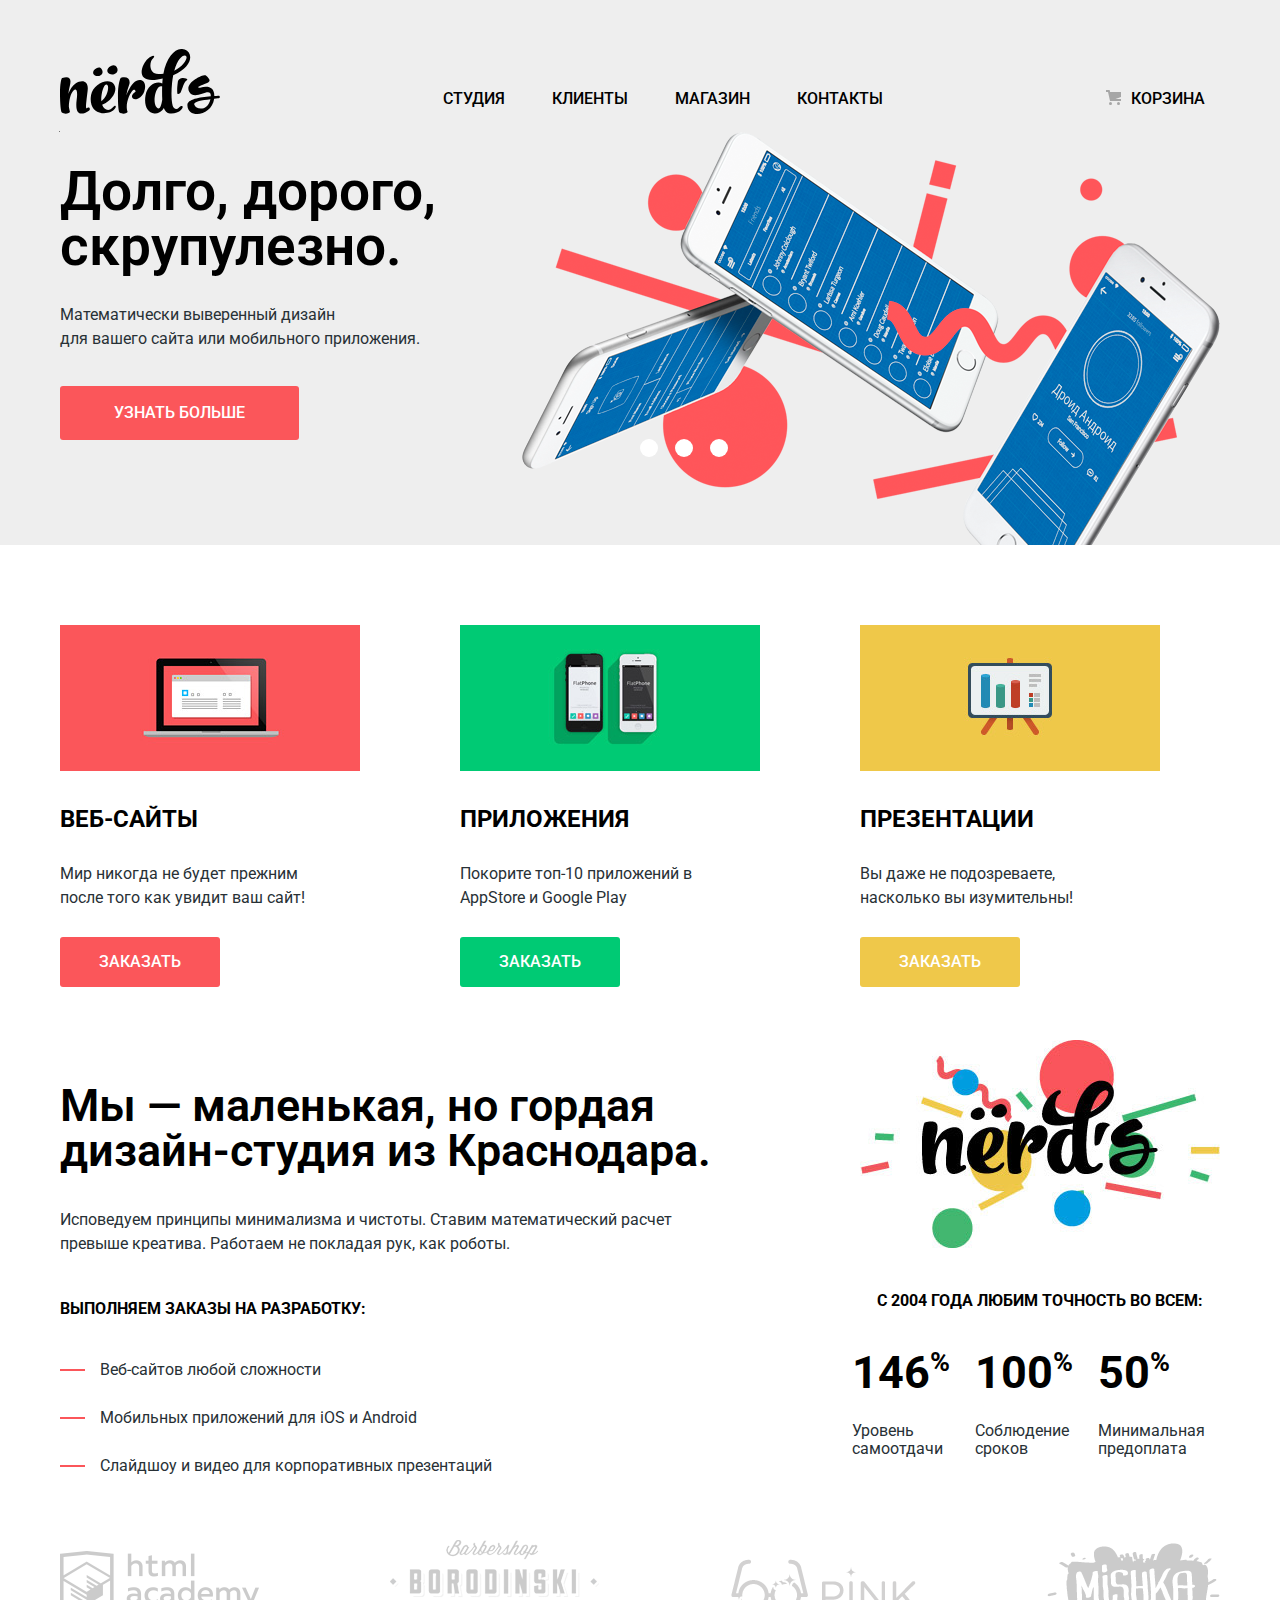
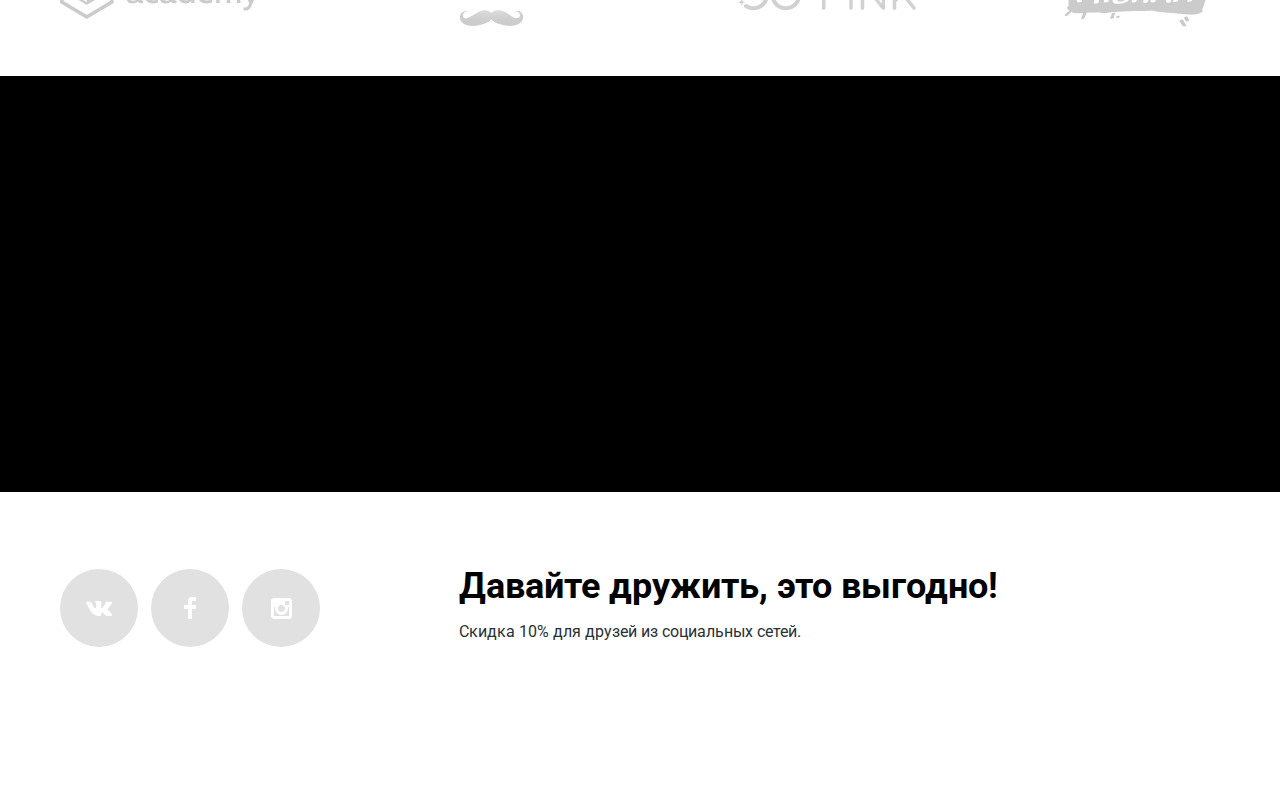
<file: index.html>
<!DOCTYPE html>
<html lang="ru">
  <head>
    <meta charset="utf-8">
    <title>HTML Academy: Нёрдс</title>
    <link href="css/normalize.css" rel="stylesheet">
    <link href="https://fonts.googleapis.com/css?family=Roboto:400,500,700&display=swap&subset=cyrillic" rel="stylesheet">
    <link href="css/style.css" rel="stylesheet">
  </head>

  <body>

    <header class="main-header">

      <nav class="main-navigation">
        <div class="container">

        <div class="logo">
         <img src="img/nerds-logo.svg" width="160" height="65" alt="Логотип дизайн-студии Нёрдс">
        </div>

        <ul class="site-navigation">
          <li><a href="#">Студия</a></li>
          <li><a href="#">Клиенты</a></li>
          <li><a href="catalog.html">Магазин</a></li>
          <li><a href="#">Контакты</a></li>
        </ul>

        <ul class="user-navigation">
          <li><a class="shopping-bag" href="#">Корзина</a></li>
        </ul>

      </div>
      </nav>

      <div class="container">
      <section class="slider">
        <input class="visually-hidden" type="radio" id="product-1" name="toggle" checked>
        <input class="visually-hidden" type="radio" id="product-2" name="toggle">
        <input class="visually-hidden" type="radio" id="product-3" name="toggle">

        <div class="slider-controls">
          <label for="product-1">Первый</label>
          <label for="product-2">Второй</label>
          <label for="product-3">Третий</label>
        </div>
        <ul class="slider-list">
          <li class="slider-item slide" id="slide1">
            <div class="slide-wrapper">
            <div class="slide-info">
            <h3 class="slide-title">Долго, дорого,<br> скрупулезно.</h3>
            <p class="slide-text">Математически выверенный дизайн<br> для вашего сайта или мобильного приложения.</p>
            <a class="button slide-button" href="#">Узнать больше</a>
            </div>

            <div class="slide-img">
             <img src="img/slide1.png" width="698px" height="413px" alt="Примеры дизайна мобильных приложений от Нёрдс">
            </div>
            </div>
          </li>

          <!--
          <li class="slider-item slide" id="slide2">
            <div class="slide-wrapper">
            <div class="slide-info">
            <h3 class="slide-title">Любим математику<br> как никто другой</h3>
            <p class="slide-text">Никакого креатива, только математические формулы<br> для расчета идеальных пропорций.</p>
            <a class="button slide-button" href="#">Узнать больше</a>
            </div>

            <div class="slide-img">
             <img src="img/slide2.png" width="663px" height="430px" alt="Примеры дизайна сайтов от Нёрдс">
            </div>
            </div>
          </li>
          -->

          <!--
          <li class="slider-item slide" id="slide3">
            <div class="slide-wrapper">
            <div class="slide-info">
            <h3 class="slide-title">Только ночь,<br> только хардкор</h3>
            <p class="slide-text">Работать днем, как все? Мы против этого.<br> Ближе к полуночи работа только начинается.</p>
            <a class="button slide-button" href="#">Узнать больше</a>
            </div>

            <div class="slide-img">
             <img src="img/slide3.png" width="663px" height="430px" alt="Примеры дизайна сайтов от Нёрдс">
            </div>
            </div>
          </li>
          -->
        </ul>
      </section>
    </div>

    </header>

    <main>

      <h1 class="visually-hidden">Дизайн-студия Нёрдс</h1>

      <section class="container">
        <h2 class="visually-hidden">Услуги</h2>

        <ul class="services-list">
          <li class="services-item">
            <img src="img/illustration-1.jpg" width="300" height="146" alt="Иллюстрация услуги Веб-сайты">
            <h3>Веб-сайты</h3>
            <p>Мир никогда не будет прежним<br> после того как увидит ваш сайт!</p>
            <button type="button">Заказать</button>
          </li>

          <li class="services-item">
            <img src="img/illustration-2.jpg" width="300" height="146" alt="Иллюстрация услуги Приложения">
            <h3>Приложения</h3>
            <p>Покорите топ-10 приложений в AppStore и Google Play</p>
            <button type="button" class="services-button-2">Заказать</button>
          </li>

          <li class="services-item">
            <img src="img/illustration-3.jpg" width="300" height="146" alt="Иллюстрация услуги Презентации">
            <h3>Презентации</h3>
            <p>Вы даже не подозреваете,<br> насколько вы изумительны!</p>
            <button type="button" class="services-button-3">Заказать</button>
          </li>
        </ul>
      </section>

      <section class="container">
        <div class="about-studio">
         <div class="about-studio-1st-column">
         <h2>Мы — маленькая, но гордая<br> дизайн-студия из Краснодара.</h2>
         <p>Исповедуем принципы минимализма и чистоты. Ставим математический расчет превыше креатива. Работаем не покладая рук, как роботы.</p>
         <h4>Выполняем заказы на разработку:</h4>
         <ul>
           <li>Веб-сайтов любой сложности</li>
           <br>
           <li>Мобильных приложений для iOS и Android</li>
           <br>
           <li>Слайдшоу и видео для корпоративных презентаций</li>
         </ul>
         </div>

         <div class="about-studio-2nd-column">
           <img src="img/nerds-illustration.jpg" width="360px" height="208px" alt="Логотип студии Нёрдс">
           <h4>с 2004 года Любим точность во всем:</h4>
           <div class="list-of-benefits">

             <div class="list-of-benefits-item">
             <span class="percent">146<sup><small>%</small></sup></span>
             <span class="percent-description">Уровень самоотдачи</span>
             </div>

             <div class="list-of-benefits-item">
             <span class="percent">100<sup><small>%</small></sup></span>
             <span class="percent-description">Соблюдение сроков</span>
             </div>

             <div class="list-of-benefits-item">
             <span class="percent">50<sup><small>%</small></sup></span>
             <span class="percent-description">Минимальная предоплата</span>
             </div>

           </div>
         </div>
         </div>

         <div class="clients">
           <img src="img/logo-1.png" width="199px" height="68px" alt="">
           <img src="img/logo-2.png" width="209px" height="90px" alt="">
           <img src="img/logo-3.png" width="185px" height="52px" alt="">
           <img src="img/logo-4.png" width="173px" height="84px" alt="">
         </div>
      </section>

      <section>
        <div class="map">
        </div>
      </section>

      <!--
      <section>
      <div class="container">
        <div class="popup">
        <div class="form-wrapper">
          <div class="wrapper-h2-and-close">
            <h2>Напишите нам</h2>
            <div>
              <a class="close-popup" href="#"><span class="visually-hidden">Закрыть</span>
                <svg xmlns="http://www.w3.org/2000/svg" width="21" height="21" viewBox="0 0 21 21">
                  <path fill="#FB565A" d="M13.328 10.5l7.371-7.371a1.003 1.003 0 0 0 0-1.414L19.285.3a1.003 1.003 0 0 0-1.414 0L10.5 7.672 3.129.301a1.003 1.003 0 0 0-1.414 0L.301 1.715a1.003 1.003 0 0 0 0 1.414L7.672 10.5.301 17.871a1.003 1.003 0 0 0 0 1.414l1.415 1.414a1.003 1.003 0 0 0 1.414 0l7.371-7.371 7.371 7.371a1.003 1.003 0 0 0 1.414 0l1.414-1.414a1.003 1.003 0 0 0 0-1.414L13.328 10.5z"/>
                  </path>
                </svg>
             </a>
           </div>
       </div>

        <form class="form-write-us" action="" method="post">
          <div class="form-item">
            <label for="message-name">Ваше имя:</label>
            <input id="message-name" type="text" name="name" placeholder="Имя Фамилия" value="">
          </div>

          <div class="form-item">
            <label for="message-email">Ваш e-mail:</label>
            <input id="message-email" type="text" name="email" placeholder="email@explane.com" value="">
          </div>

          <div class="form-item-3">
            <label for="message-text">Текст письма:</label>
            <input id="message-text" type="text" name="comment" placeholder="В свободной форме" value="">
          </div>

          <button class="button" type="submit">Отправить</button>

         </form>
        </div>
        </div>
      </div>
      </section>
      -->
    </main>

    <footer class="main-footer">

      <div class="container">
      <ul class="socialmedia-list">
        <li>
          <a class="social-button" href="#"><span class="visually-hidden">Вконтакте</span>
            <svg xmlns="http://www.w3.org/2000/svg" width="26" height="15" viewBox="0 0 26 15">
              <path fill="#FFF" d="M16.138 11.51c.956-.309 2.18 2.04 3.483 2.939.978.681 1.727.534 1.727.534l3.473-.05s1.815-.112.957-1.554c-.071-.12-.503-1.069-2.585-3.022-2.177-2.043-1.882-1.712.739-5.244 1.597-2.153 2.236-3.468 2.036-4.028-.192-.539-1.365-.399-1.365-.399L20.69.713c-.381.001-.704.119-.851.515-.003.004-.621 1.666-1.445 3.079-1.741 2.989-2.436 3.148-2.724 2.961-.661-.433-.494-1.737-.494-2.664 0-2.897.432-4.105-.846-4.417-.427-.104-.739-.172-1.828-.182-1.392-.021-2.574 0-3.244.329-.445.223-.786.712-.579.74.26.035.843.16 1.155.586.401.552.389 1.789.389 1.789s.229 3.411-.54 3.834c-.528.29-1.25-.302-2.803-3.016-.793-1.388-1.392-2.922-1.392-2.922s-.116-.285-.326-.441c-.25-.185-.6-.244-.6-.244L.848.684S.29.7.085.946c-.182.218-.015.668-.015.668s2.909 6.881 6.203 10.347c3.02 3.182 6.452 2.971 6.452 2.971h1.555s.469-.054.709-.312c.224-.24.214-.691.214-.691s-.031-2.109.935-2.419z"/>
              <path>
            </svg>
          </a>
        </li>

        <li><a class="social-button" href="#"><span class="visually-hidden">Facebook</span>
          <svg xmlns="http://www.w3.org/2000/svg" width="12" height="22" viewBox="0 0 12 22">
            <path fill="#FFF" d="M12 4V0H8a4 4 0 0 0-4 4v4H0v4h4v10h4V12h4V8H8V4h4z"/>
          </path>
          </svg>
         </a>
        </li>

        <li><a class="social-button" href="#"><span class="visually-hidden">Instagram</span>
          <svg xmlns="http://www.w3.org/2000/svg" width="21" height="21" viewBox="0 0 21 21">
            <path fill="#FFF" d="M18 0H3C1.35 0 0 1.35 0 3v15c0 1.65 1.35 3 3 3h15c1.65 0 3-1.35 3-3V3c0-1.65-1.35-3-3-3zm-7.5 7c1.93 0 3.5 1.57 3.5 3.5S12.43 14 10.5 14 7 12.43 7 10.5 8.57 7 10.5 7zM18 18H3V9h1.181A6.504 6.504 0 0 0 4 10.5a6.5 6.5 0 1 0 13 0 6.45 6.45 0 0 0-.181-1.5H18v9zm0-11h-4V3h4v4z"/>
            </path>
          </svg>
         </a>
       </li>
      </ul>

      <div class="footer-tagline">
        <p class="call-to-action">Давайте дружить, это выгодно!</p>
        <p class="text-sale">Скидка 10% для друзей из социальных сетей.</p>
      </div>
    </div>

    </footer>
  </body>
</html>
</file>
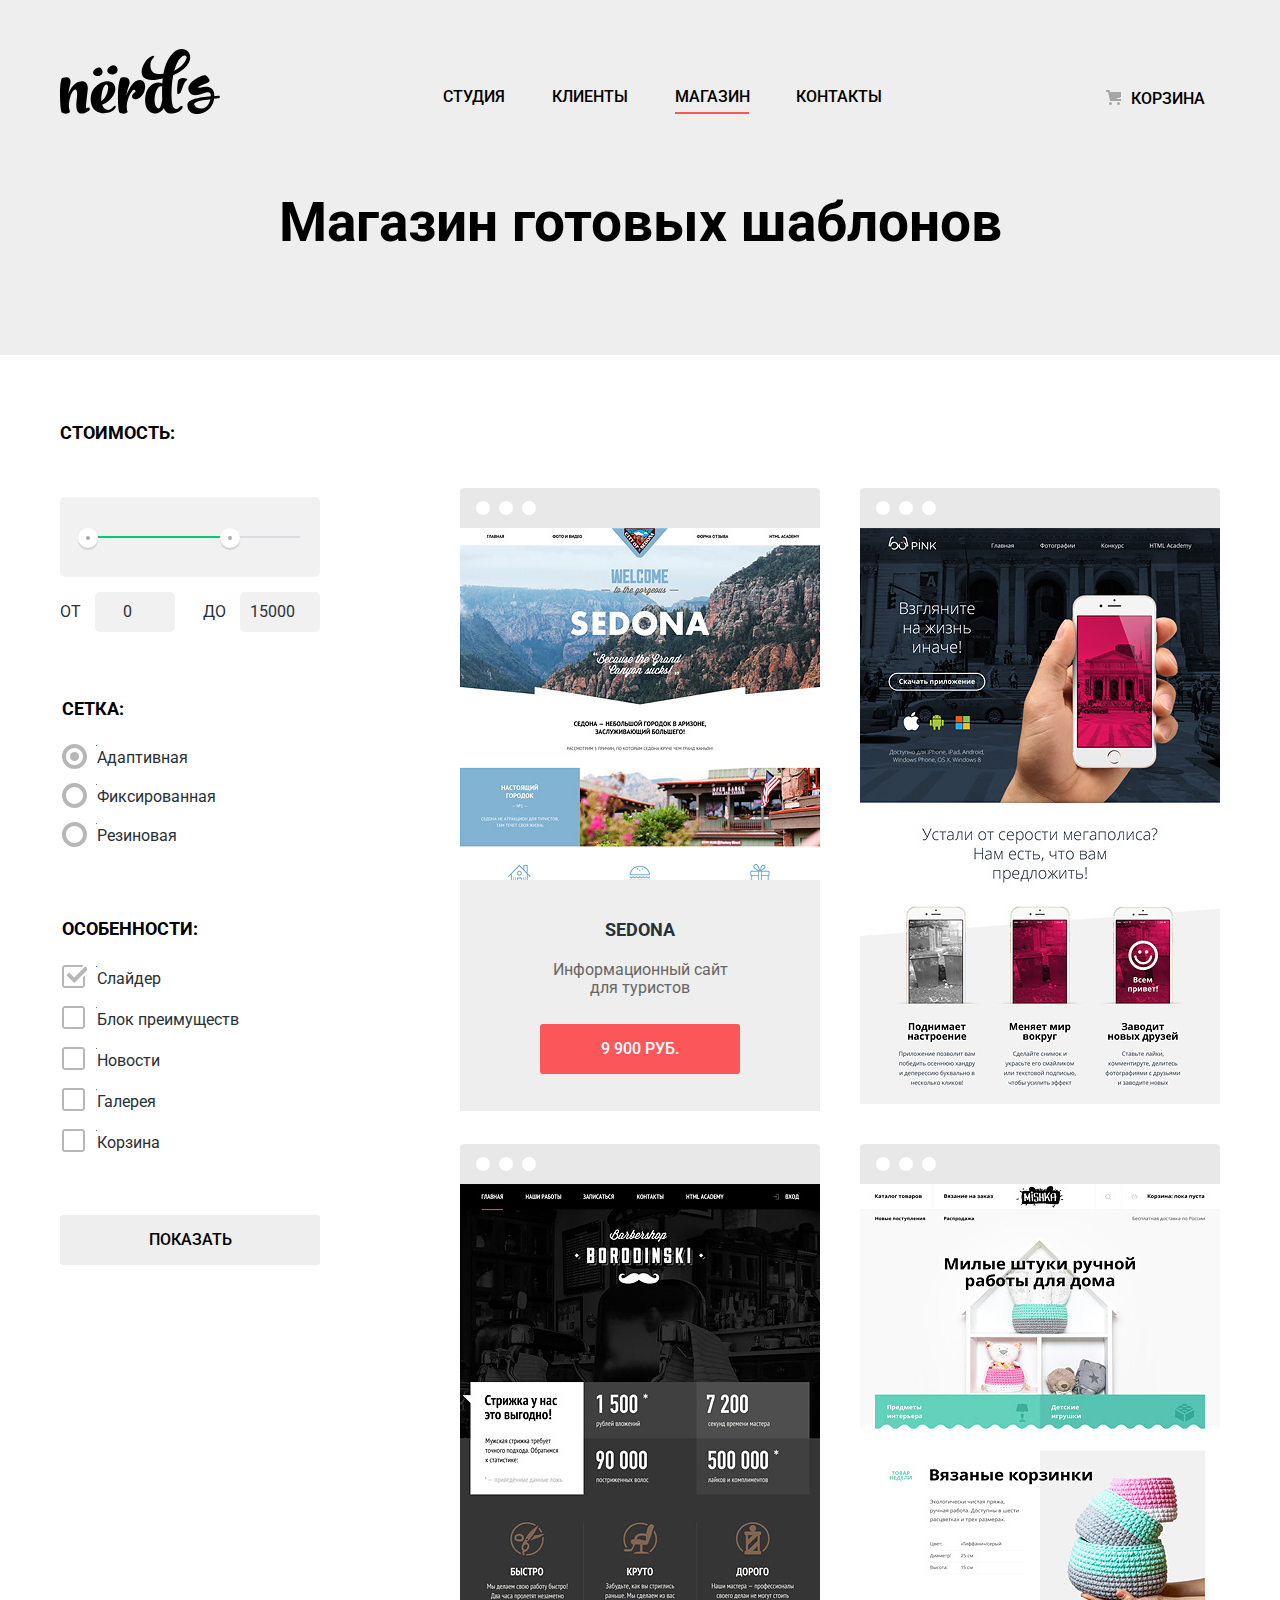
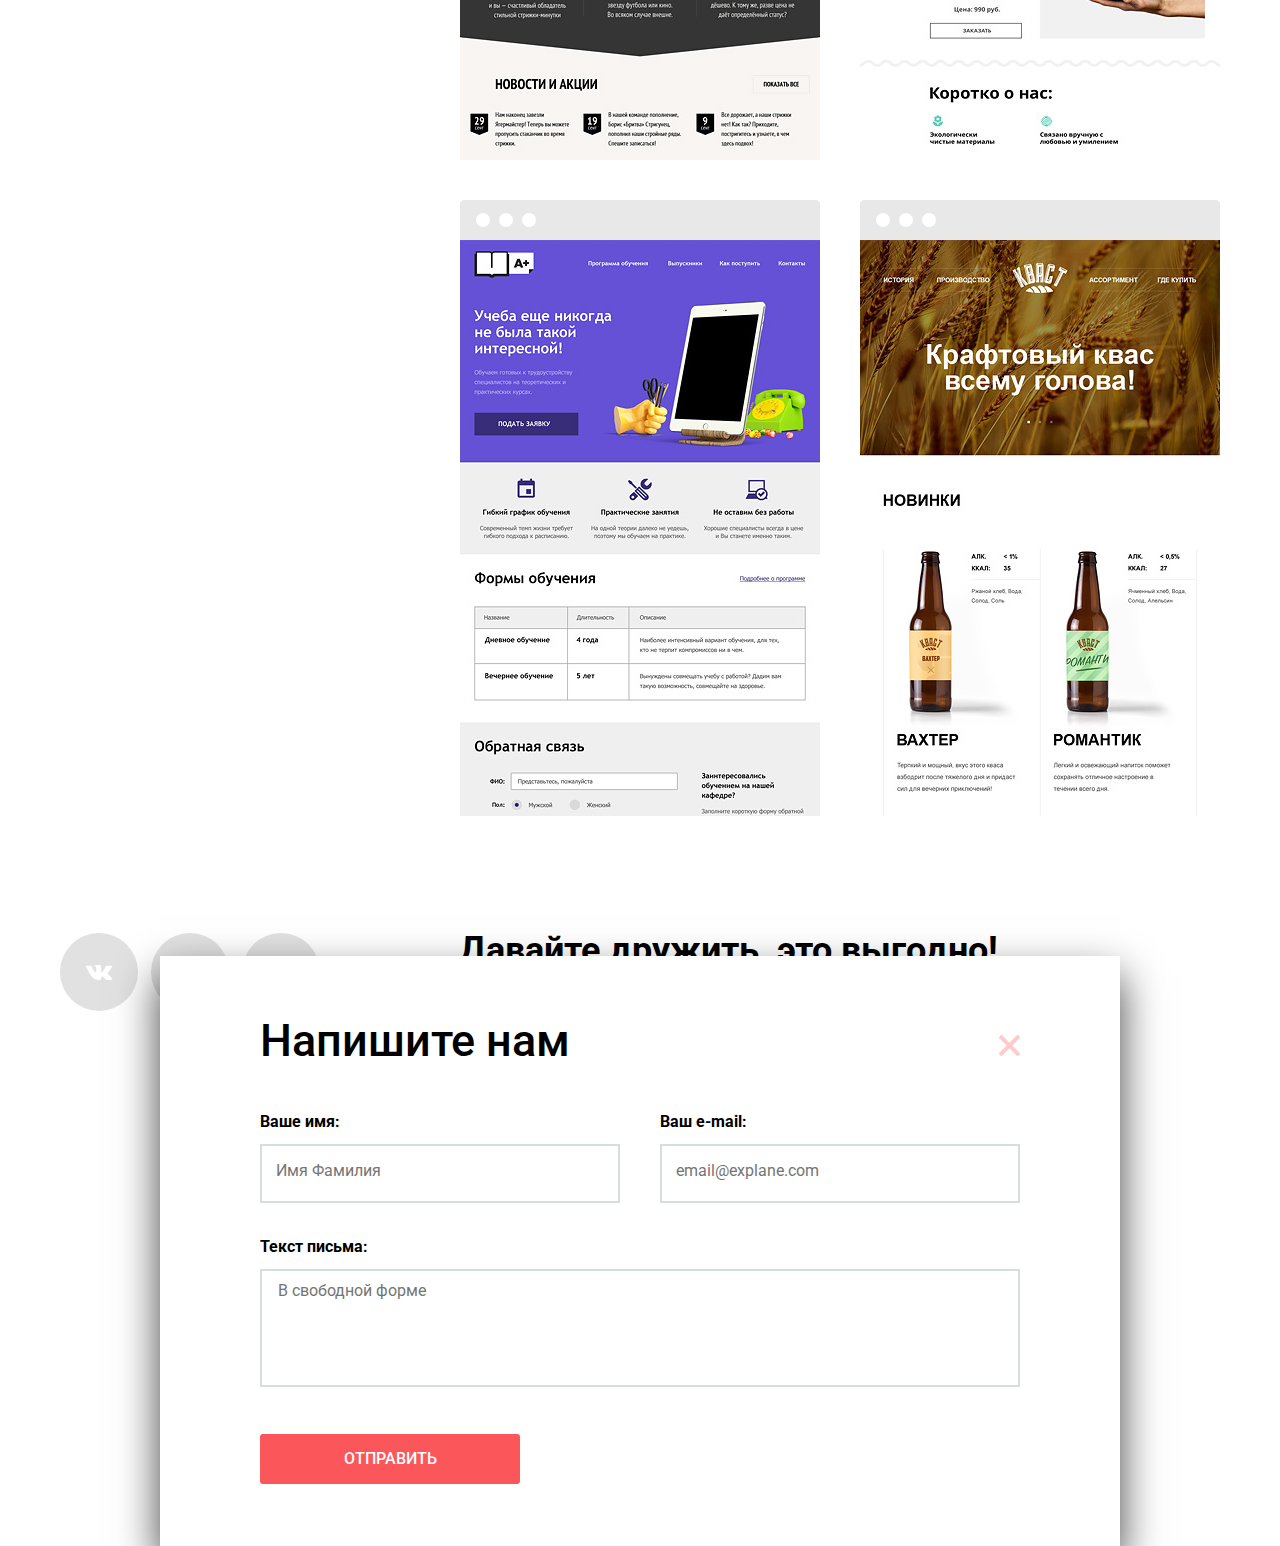
<file: catalog.html>
<!DOCTYPE html>
<html lang="ru">
  <head>
    <meta charset="utf-8">
    <title>HTML Academy: Нёрдс</title>
    <link href="css/normalize.css" rel="stylesheet">
    <link href="https://fonts.googleapis.com/css?family=Roboto:400,500,700&display=swap&subset=cyrillic" rel="stylesheet">
    <link href="css/style.css" rel="stylesheet">
  </head>

  <body>

    <header class="header-catalog">

      <nav class="main-navigation">
        <div class="container">

        <div class="logo">
         <a href="index.html"><img src="img/nerds-logo.svg" width="160" height="65" alt="Логотип дизайн-студии Нёрдс"></a>
        </div>

        <ul class="site-navigation">
          <li><a href="#">Студия</a></li>
          <li><a href="#">Клиенты</a></li>
          <li class="here-we-go"><a href="#">Магазин</a></li>
          <li><a href="#">Контакты</a></li>
        </ul>

        <ul class="user-navigation">
          <li><a class="shopping-bag" href="#">Корзина</a></li>
        </ul>

      </div>
      </nav>

      <div class="container">
        <h1 class="shop">Магазин готовых шаблонов</h1>
      </div>

    </header>

    <main class="container">
      <div class="catalog-wrapper">
      <section>
        <h2 class="visually-hidden">Фильтры товаров</h2>

        <!-- Здесь будет сортировка по цене -->

        <form class="filters" method="get" action="">

          <fieldset class="filter-price">
            <legend>Стоимость:</legend>
            <div class="range-filter">
              <div class="range-controls">
               <div class="scale">
                 <div class="bar"></div>
               </div>
               <div class="toggle toggle-min"></div>
               <div class="toggle toggle-max"></div>
              </div>
              <div class="price-controls">
                <label class="min-price">от <input name="min-price" type="number" value="0"></label>
                <label class="max-price">до <input name="max-price" type="number" value="15000"></label>
              </div>
            </div>
          </fieldset>

          <fieldset class="filter-type">
            <legend>Сетка:</legend>
            <ul class="filter-list">
             <li class="filter-item">
               <input class="visually-hidden filter-input-radio" type="radio" name="product-group" id="filter-adaptivnaya"checked>
               <label for="filter-adaptivnaya">Адаптивная</label>
             </li>

             <li class="filter-item">
               <input class="visually-hidden filter-input-radio" type="radio" name="product-group" id="filter-fixirovannaya">
               <label for="filter-fixirovannaya">Фиксированная</label>
             </li>

             <li class="filter-item">
               <input class="visually-hidden filter-input-radio" type="radio" name="product-group" id="filter-rezinovaya">
               <label for="filter-rezinovaya">Резиновая</label>
             </li>
            </ul>
          </fieldset>

          <fieldset class="options">
            <legend>Особенности:</legend>
            <ul class="option-list">
              <li class="option-item">
                <input class="visually-hidden filter-input-checkbox" type="checkbox" name="slider" id="filter-slider" checked>
                <label for="filter-slider">Слайдер</label>
              </li>

              <li class="option-item">
                <input class="visually-hidden filter-input-checkbox" type="checkbox" name="benefits-block" id="filter-benefits-block">
                <label for="filter-benefits-block">Блок преимуществ</label>
              </li>

              <li class="option-item">
                <input class="visually-hidden filter-input-checkbox" type="checkbox" name="news" id="filter-news">
                <label for="filter-news">Новости</label>
              </li>

              <li class="option-item">
                <input class="visually-hidden filter-input-checkbox" type="checkbox" name="gallery" id="filter-gallery">
                <label for="filter-gallery">Галерея</label>
              </li>

              <li class="option-item">
                <input class="visually-hidden filter-input-checkbox" type="checkbox" name="shopping-bag" id="filter-shopping-bag">
                <label for="filter-shopping-bag">Корзина</label>
              </li>
            </ul>
          </fieldset>

        <button type="submit">Показать</button>

      </form>
      </section>

      <section class="products">
        <h2 class="visually-hidden">Товары</h2>
          <!-- Здесь будет красивая сортировка товаров -->
          <ul>
            <li class="products-item products-item-sedona">
              <div class="product-hover">
              <h3>Sedona</h3>
              <span>Информационный сайт<br>для туристов</span>
              <button class="product-button" type="button">9 900 руб.</button>
              </div>
              <img src="img/img-sedona.jpg" width="360" height="576" alt="шаблон Sedona">
            </li>

            <li class="products-item products-item-pink"><img src="img/img-pink.jpg" width="360" height="576" alt="Pink"></li>
            <li class="products-item products-item-barbershop"><img src="img/img-barbershop.jpg" width="360" height="576" alt="шаблон Borodincki"></li>
            <li class="products-item products-item-mishka"><img src="img/img-mishka.jpg" width="360" height="576" alt="шаблон Mishka"></li>
            <li class="products-item products-item-aplus"><img src="img/img-aplus.jpg" width="360" height="576" alt="шаблон Aplus"></li>
            <li class="products-item products-item-kvast"><img src="img/img-kvast.jpg" width="360" height="576" alt="шаблон Kvast"></li>
          </ul>
      </section>
    </div>

    <section>
    <div class="container">
      <div class="popup">
      <div class="form-wrapper">
        <div class="wrapper-h2-and-close">
          <h2>Напишите нам</h2>
          <div>
            <a class="close-popup" href="#"><span class="visually-hidden">Закрыть</span>
              <svg xmlns="http://www.w3.org/2000/svg" width="21" height="21" viewBox="0 0 21 21">
                <path fill="#FB565A" d="M13.328 10.5l7.371-7.371a1.003 1.003 0 0 0 0-1.414L19.285.3a1.003 1.003 0 0 0-1.414 0L10.5 7.672 3.129.301a1.003 1.003 0 0 0-1.414 0L.301 1.715a1.003 1.003 0 0 0 0 1.414L7.672 10.5.301 17.871a1.003 1.003 0 0 0 0 1.414l1.415 1.414a1.003 1.003 0 0 0 1.414 0l7.371-7.371 7.371 7.371a1.003 1.003 0 0 0 1.414 0l1.414-1.414a1.003 1.003 0 0 0 0-1.414L13.328 10.5z"/>
                </path>
              </svg>
           </a>
         </div>
     </div>

      <form class="form-write-us" action="" method="post">
        <div class="form-item">
          <label for="message-name">Ваше имя:</label>
          <input id="message-name" type="text" name="name" placeholder="Имя Фамилия" value="">
        </div>

        <div class="form-item">
          <label for="message-email">Ваш e-mail:</label>
          <input id="message-email" type="text" name="email" placeholder="email@explane.com" value="">
        </div>

        <div class="form-item-3">
          <label for="message-text">Текст письма:</label>
          <input id="message-text" type="text" name="comment" placeholder="В свободной форме" value="">
        </div>

        <button class="button" type="submit">Отправить</button>

       </form>
      </div>
      </div>
    </div>
    </section>

    </main>

    <footer class="main-footer">

      <div class="container">
      <ul class="socialmedia-list">
        <li>
          <a class="social-button" href="#"><span class="visually-hidden">Вконтакте</span>
            <svg xmlns="http://www.w3.org/2000/svg" width="26" height="15" viewBox="0 0 26 15">
              <path fill="#FFF" d="M16.138 11.51c.956-.309 2.18 2.04 3.483 2.939.978.681 1.727.534 1.727.534l3.473-.05s1.815-.112.957-1.554c-.071-.12-.503-1.069-2.585-3.022-2.177-2.043-1.882-1.712.739-5.244 1.597-2.153 2.236-3.468 2.036-4.028-.192-.539-1.365-.399-1.365-.399L20.69.713c-.381.001-.704.119-.851.515-.003.004-.621 1.666-1.445 3.079-1.741 2.989-2.436 3.148-2.724 2.961-.661-.433-.494-1.737-.494-2.664 0-2.897.432-4.105-.846-4.417-.427-.104-.739-.172-1.828-.182-1.392-.021-2.574 0-3.244.329-.445.223-.786.712-.579.74.26.035.843.16 1.155.586.401.552.389 1.789.389 1.789s.229 3.411-.54 3.834c-.528.29-1.25-.302-2.803-3.016-.793-1.388-1.392-2.922-1.392-2.922s-.116-.285-.326-.441c-.25-.185-.6-.244-.6-.244L.848.684S.29.7.085.946c-.182.218-.015.668-.015.668s2.909 6.881 6.203 10.347c3.02 3.182 6.452 2.971 6.452 2.971h1.555s.469-.054.709-.312c.224-.24.214-.691.214-.691s-.031-2.109.935-2.419z"/>
              <path>
            </svg>
          </a>
        </li>

        <li><a class="social-button" href="#"><span class="visually-hidden">Facebook</span>
          <svg xmlns="http://www.w3.org/2000/svg" width="12" height="22" viewBox="0 0 12 22">
            <path fill="#FFF" d="M12 4V0H8a4 4 0 0 0-4 4v4H0v4h4v10h4V12h4V8H8V4h4z"/>
          </path>
          </svg>
         </a>
        </li>

        <li><a class="social-button" href="#"><span class="visually-hidden">Instagram</span>
          <svg xmlns="http://www.w3.org/2000/svg" width="21" height="21" viewBox="0 0 21 21">
            <path fill="#FFF" d="M18 0H3C1.35 0 0 1.35 0 3v15c0 1.65 1.35 3 3 3h15c1.65 0 3-1.35 3-3V3c0-1.65-1.35-3-3-3zm-7.5 7c1.93 0 3.5 1.57 3.5 3.5S12.43 14 10.5 14 7 12.43 7 10.5 8.57 7 10.5 7zM18 18H3V9h1.181A6.504 6.504 0 0 0 4 10.5a6.5 6.5 0 1 0 13 0 6.45 6.45 0 0 0-.181-1.5H18v9zm0-11h-4V3h4v4z"/>
            </path>
          </svg>
         </a>
       </li>
      </ul>

      <div class="footer-tagline">
        <p class="call-to-action">Давайте дружить, это выгодно!</p>
        <p class="text-sale">Скидка 10% для друзей из социальных сетей.</p>
      </div>
    </div>

    </footer>
  </body>
</html>
</file>
<file: css/style.css>
body {
  margin: 0;
  padding: 0;

  font-family: "Roboto", Arial, sans-serif;
  font-size: 16px;
  line-height: 24px;
  font-weight: 400;
  color: #283136;
  text-transform: none;

  background-color: #ffffff;
}

a {
  text-decoration: none;
}

img {
  max-width: 100%;
  height: auto;
}

button {
  font: inherit;

  text-align: center;
  font-size: 16px;
  font-weight: 500;
  color: white;
  text-transform: uppercase;

  background-color: #fb565a;
  border: none;
  border-radius: 3px;
  width: 160px;
  height: 50px;
}

button:hover,
button:focus {
  background-color: #e74246;

  cursor: pointer;
}

button:active {
  box-shadow: 0 3px 0px 0px #c53d41 inset;
  color: rgba(255, 255, 255, 0.302);
}

.visually-hidden {
  position: absolute;
  width: 1px;
  height: 1px;
  margin: -1px;
  border: 0;
  padding: 0;

  overflow: hidden;
}

.main-header {
  position: relative;
  min-height: 545px;
  margin: 0;
  margin-bottom: 80px;

  background-color: #eeeeee;
}

.header-catalog {
  height: 355px;
  margin: 0;

  background-color: #eeeeee;
}

.logo {
  width: 160px;
  height: 65px;
  margin: 0;

}

.logo:hover {
  opacity: 80%;
}

.logo:active {
  opacity: 30%;
}

.main-navigation {
  display: flex;
  margin: 0;

  font-size: 16px;
  font-weight: 500;
  line-height: 30px;
  color: black;
  text-transform: uppercase;
}

.container {
  width: 1160px;
  margin: 0 auto;
  padding: 0 10px;
}

.main-navigation .container {
  display: flex;
  justify-content: space-between;
  align-items: flex-end;

  min-height: 65px;
  margin-top: 49px;
  background-color: #eeeeee;
}

.site-navigation {
  display: flex;
  flex-wrap: wrap;
  justify-content: space-between;

  min-width: 440px;
  margin: 0;
}

.user-navigation {
  display: flex;
  flex-wrap: wrap;
  min-width: 115px;

  margin: 0;
}

.site-navigation,
.user-navigation {
  padding: 0;
  list-style: none;
}

.site-navigation a,
.user-navigation a {
  display: block;
  color: black;
}

.site-navigation a:hover,
.site-navigation a:focus,
.user-navigation a:hover,
.user-navigation a:focus {
  color: #fb565a;
}

.site-navigation a:active,
.user-navigation a:active {
  color: rgba(0, 0, 0, 0.302);
}

.user-navigation .shopping-bag {
  padding-left: 26px;
  position: relative;
}

.shopping-bag::before {
  content: "";

  position: absolute;
  top: 6px;
  left: 1px;

  width: 15px;
  height: 15px;

  background-image: url("../img/cart-icon.svg");
  background-repeat: no-repeat;
  background-position: 0 0;
}

.here-we-go {
  border-bottom: 2px solid #fb565a;
  width: 74px;
}

.slider {
  height: 431px;
  width: 1160px;

  position: absolute;
  top: 132px;
}

.slide-wrapper {
  display: flex;
  justify-content: space-between;
  align-items: center;
}

.slider-list {
  margin: 0;
  padding: 0;

  list-style: none;
}

.slide-title {
  min-width: 390px;
  margin: 0;
  margin-bottom: 29px;
  padding: 0;

  font-size: 55px;
  line-height: 55px;
  font-weight: 600;
  color: #000000;
}

.slide-text {
  height: 65px;

  margin: 0;
  margin-bottom: 18px;
  padding: 0;
}

.slide-button {
  display: inline-block;
  padding: 18px 54px 18px 54px;
  margin: 0;
  margin-bottom: 80px;

  font: inherit;
  text-align: center;
  font-size: 16px;
  line-height: 18px;
  font-weight: 500;
  color: white;
  text-transform: uppercase;

  background-color: #fb565a;
  border: none;
  border-radius: 3px;

  cursor: pointer;
}

.slide-button:hover,
.slide-button:focus {
  background-color: #e74246;

  cursor: pointer;
}

.slide-button:active {
  box-shadow: 0 3px 0px 0px #c53d41 inset;
  color: rgba(255, 255, 255, 0.302);
}

.slider-controls {
  position: absolute;
  bottom: 100px;
  left: 580px;
  z-index: 20;

  font-size: 0;
}

.slider-controls label {
  display: inline-block;
  width: 18px;
  height: 18px;
  margin: 0;
  margin-right: 17px;

  vertical-align: top;

  background-color: #ffffff;
  border: none;
  border-radius: 50%;
  cursor: pointer;
}

.services-list {
  display: flex;
  justify-content: flex-start;

  list-style: none;
  padding: 0;
}

.services-list .container {
  display: flex;
}

.services-item {
  margin: 0;
  margin-right: 100px;
}

.services-item img {
  margin: 0;
  margin-bottom: 26px;
}

.services-item h3 {
  position: relative;

  margin: 0;
  margin-bottom: 28px;

  font-size: 24px;
  line-height: 30px;
  color: black;
  text-transform: uppercase;
}

.services-item p {
  height: 65px;
  width: 300px;

  margin: 0;
  margin-bottom: 10px;
}

.services-button-2 {
  background-color: #00ca74;
}

.services-button-2:focus,
.services-button-2:hover {
  background-color: #00bc6c;
}

.services-button-2:active {
  box-shadow: 0 3px 0px 0px #18a267 inset;
  color: rgba(255, 255, 255, 0.302);
}

.services-button-3 {
  background-color: #efc84a;
}

.services-button-3:focus,
.services-button-3:hover {
  background-color: #eab534;
}

.services-button-3:active {
  box-shadow: 0 3px 0px 0px #d29f32 inset;
  color: rgba(255, 255, 255, 0.302);
}

.about-studio {
  display: flex;
  justify-content: space-between;
  align-items: center;
}

.about-studio h2 {
  font: inherit;
  font-size: 45px;
  line-height: 45px;
  font-weight: 600;
  color: black;

  max-width: 661px;
  margin: 0;
  margin-top: 80px;
  margin-bottom: 35px;
}

.about-studio p {
  font: inherit;
  font-size: 16px;
  line-height: 24px;

  max-width: 660px;
  margin: 0;
  margin-bottom: 41px;
}

.about-studio h4 {
  font: inherit;
  font-size: 16px;
  line-height: 24px;
  font-weight: 700;
  color: black;
  text-transform: uppercase;

  max-width: 660px;
  margin: 0;
  margin-bottom: 37px;
}

.about-studio li {
  list-style: none;
  padding: 0;

  position: relative;
}

.about-studio li::before{
  content: "";

  position: absolute;
  top: 11px;
  left: -40px;

  width: 25px;
  height: 2px;
  background-color: #fb565a;

}

.about-studio-2nd-column {
  display: flex;
  flex-direction: column;

  align-items: center;

  width: 360px;
}

.about-studio img {
  margin: 0;
  margin-bottom: 41px;
}

.list-of-benefits {
  display: flex;
}

.list-of-benefits-item {
  display: flex;
  flex-wrap: wrap;

  max-width: 106px;

  margin: 0;
  margin-right: 25px;
}

.about-studio .percent {
  font: inherit;
  font-size: 45px;
  line-height: 45px;
  font-weight: 700;
  color: black;

  margin: 0;
  margin-bottom: 27px;
}

.about-studio .percent-description {
  font: inherit;
  font-size: 16px;
  line-height: 18px;
}

.clients {
  display: flex;
  justify-content: space-between;
  align-items: center;

  margin: 0;
  margin-top: 46px;
  margin-bottom: 46px;
}

.clients img {
  opacity: 0.2;
}

.clients img:hover {
  opacity: 100%;
}

.popup {
  display: flex;
  justify-content: center;

  background-color: white;
  width: 960px;
  height: 590px;
  box-shadow: 0px 20px 40px 0px rgba(0, 1, 1, 0.75);

  margin-top: 100px;

  position: absolute;
  margin-left: auto;
  margin-right: auto;
  left: 0;
  right: 0;
  z-index: 30;
}

.form-wrapper {
  display: flex;
  flex-direction: column;
  justify-content: center;
}

.wrapper-h2-and-close {
  display: flex;
  justify-content: space-between;
  align-items: baseline;
}

.popup .close-popup {
  opacity: 0.3;
}

.popup .close-popup:hover {
  opacity: 100%;
  cursor: pointer;
}

.popup .close-popup:active {
  opacity: 0.1;
  cursor: pointer;
}

.popup h2 {
  font-size: 45px;
  line-height: 45px;
  font-weight: 500;
  color: black;

  margin: 0;
  margin-bottom: 50px;
}

.form-write-us {
  display: flex;
  flex-wrap: wrap;
  justify-content: space-between;

  width: 760px;
  margin: 0;
}

.form-write-us .form-item {
  display: flex;
  flex-wrap: wrap;
  width: 360px;

  margin: 0;
  margin-bottom: 35px;
}

.form-item label {
  display: block;
  margin-bottom: 13px;

  font-size: 16px;
  line-height: 18px;
  font-weight: 700;
  color: black;
}

.form-item input{
  box-sizing: border-box;
  width: 360px;

  padding-top: 16px;
  padding-left: 14px;
  padding-bottom: 20px;
  margin: 0;

  font-size: 16px;
  color: rgba(68, 68, 68, 0.502);

  background-color: transparent;
  border: 2px solid #d7dcde;
}

.form-item input:hover {
  color: rgba(68, 68, 68, 0.502);

  outline: none;
  border: 2px solid #b4b9bb;
}

.form-item input:focus {
  outline: none;
  border: 2px solid #000000;
}

.form-item input:invalid {
  color: #e74246;

  border: 2px solid #e74246;
}

.form-item-3 label {
  display: block;
  margin-bottom: 13px;

  font-size: 16px;
  line-height: 18px;
  font-weight: 700;
  color: black;
}

.form-item-3 input{
  box-sizing: border-box;
  width: 760px;
  height: 118px;

  padding-top: 13px;
  padding-left: 16px;
  padding-bottom: 88px;
  margin: 0;
  margin-bottom: 47px;

  font-size: 16px;
  color: rgba(68, 68, 68, 0.502);

  background-color: transparent;
  border: 2px solid #d7dcde;
}

.form-item-3 input:hover {
  color: rgba(68, 68, 68, 0.502);

  outline: none;
  border: 2px solid #b4b9bb;
}

.form-item-3 input:focus {
  color: rgb(68, 68, 68);
  outline: none;
  border: 2px solid #000000;
}

.form-item-3 input:invalid {
  color: #e74246;

  border: 2px solid #e74246;
}

.form-write-us button {
  width: 260px;
  margin: 0;
}

.container .shop {
  display: flex;
  justify-content: center;
}

.catalog-wrapper {
  display: flex;
  justify-content: space-between;
}

.shop {
  margin: 0;
  margin-top: 81px;

  font-size: 55px;
  line-height: 55px;
  color: black;
}

.filters {
  margin-top: 63px;
}

.filters fieldset {
  padding: 0;
}

.filters legend {
  margin: 0;

  font-size: 18px;
  font-weight: 700;
  line-height: 30px;
  color: black;
  text-transform: uppercase;
}

.filters ul {
  padding: 0;
  padding-left: 35px;
  margin: 0;
  list-style: none;
}

.filter-price {
  margin: 0;
  margin-bottom: 62px;
  padding: 0;

  border: none;
}

.filter-price legend {
  margin: 0;
  margin-bottom: 57 px;
}

.range-filter {
  width: 260px;
  margin-top: 49px;
}

.range-controls {
  position: relative;

  height: 41px;
  margin-bottom: 15px;
  padding-top: 39px;
  padding-right: 20px;
  padding-left: 20px;

  background-color: #f1f1f1;

  border-radius: 5px;
}

.range-controls .scale {
  height: 2px;

  background: #d7dcde;
}

.range-controls .bar {
  width: 70%;
  height: 2px;

  background: #00ca74;
}

.range-controls .toggle {
  position: absolute;
  top: 31px;
  left: 0;

  width: 4px;
  height: 4px;
  padding: 0;

  border: 8px solid #ffffff;
  background-color: #ababab;
  box-shadow: 0 2px 1px 0 #cfcfcf;
  border-radius: 50%;
  cursor: pointer;
}

.range-controls .toggle-min {
  left: 18px;
}

.range-controls .toggle-max {
  left: 160px;
}

.price-controls {
  font-size: 0;
}

.price-controls label {
  display: inline-block;
  width: 50%;

  font-size: 16px;
  text-transform: uppercase;
}

.price-controls input {
  width: 60px;
  padding: 8px 10px;
  margin-left: 10px;

  font: inherit;
  font-size: 16px;
  text-align: center;
  color: #283136;

  border: none;
  border-radius: 5px;
  background: #f1f1f1;
}

.max-price {
  text-align: right;
}

.filter-type {
  order: 1;
  border: none;
  margin-bottom: 51px;
}

.filter-type legend {
  margin-bottom: 22px;
}

.filter-type label {
  position: relative;

  cursor: pointer;
}

.filter-item {
  margin-bottom: 15px;
}

.filter-input-radio + label::before{
  content: "";

  position: absolute;
  left: -35px;
  top: -4px;

  width: 25px;
  height: 25px;

  background-image: url("../img/radio-off.svg");
  background-repeat: no-repeat;
  background-position: 0 0;

  opacity: 0.4;
}

.filter-input-radio:hover + label::before{
  content: "";

  position: absolute;
  left: -35px;
  top: -4px;

  width: 25px;
  height: 25px;

  background-image: url("../img/radio-off.svg");
  background-repeat: no-repeat;
  background-position: 0 0;

  opacity: 100%;
}

.filter-input-radio:checked + label::before{
  content: "";

  position: absolute;
  left: -35px;
  top: -4px;

  width: 25px;
  height: 25px;

  background-image: url("../img/radio-on.svg");
  background-repeat: no-repeat;
  background-position: 0 0;

  opacity: 0.4;
}

.filter-input-radio:checked:hover + label::before{
  content: "";

  position: absolute;
  left: -35px;
  top: -4px;

  width: 25px;
  height: 25px;

  background-image: url("../img/radio-on.svg");
  background-repeat: no-repeat;
  background-position: 0 0;

  opacity: 100%;
}

.options {
  order: 2;
  margin-bottom: 43px;
  border: none;
}

.options legend {
  margin-bottom: 23px;
}

.options label {
  position: relative;
  cursor: pointer;
}

.option-item {
  margin-bottom: 17px;
}

.filter-input-checkbox + label::before{
  content: "";

  position: absolute;
  left: -35px;
  top: -4px;

  width: 25px;
  height: 25px;

  background-image: url("../img/checkbox-off.svg");
  background-repeat: no-repeat;
  background-position: 0 0;

  opacity: 0.4;
}

.filter-input-checkbox:hover + label::before{
  content: "";

  position: absolute;
  left: -35px;
  top: -4px;

  width: 25px;
  height: 25px;

  background-image: url("../img/checkbox-off.svg");
  background-repeat: no-repeat;
  background-position: 0 0;

  opacity: 100%;
}

.filter-input-checkbox:checked + label::before{
  content: "";

  position: absolute;
  left: -35px;
  top: -4px;

  width: 25px;
  height: 25px;

  background-image: url("../img/checkbox-on.svg");
  background-repeat: no-repeat;
  background-position: 0 0;

  opacity: 0.4;
}

.filter-input-checkbox:checked:hover + label::before{
  content: "";

  position: absolute;
  left: -35px;
  top: -4px;

  width: 25px;
  height: 25px;

  background-image: url("../img/checkbox-on.svg");
  background-repeat: no-repeat;
  background-position: 0 0;

  opacity: 100%;
}

.filters button {
  order: 3;

  font: inherit;

  text-align: center;
  font-size: 16px;
  font-weight: 500;
  color: black;
  text-transform: uppercase;

  background-color: #eeeeee;
  border: none;
  border-radius: 3px;
  position: absolute;
  width: 260px;
  height: 50px;
}

.filters button:focus,
.filters button:hover {
  background-color: #dfdfdf;
}

.filters button:active {
  box-shadow: 0 3px 0px 0px #bfbfbf inset;
  color: rgba(0, 0, 0, 0.302);
}

.products ul {
  padding: 0;
  display: flex;
  flex-wrap: wrap;
  max-width: 760px;
  justify-content: space-between;

  margin: 0;
  margin-top: 133px;
}

.products li {
  position: relative;
  margin: 0;
  margin-bottom: 33px;
  padding: 0;
  padding-top: 40px;

  list-style: none;
}

.products-item::before {
    content: "";

    position: absolute;
    top: 0;

    width: 360px;
    height: 40px;

    background-image: url("../img/browser.svg");
    background-repeat: no-repeat;
    background-position: 0 0;

    opacity: 12%;
}

.products-item:hover::before {
    content: "";

    position: absolute;
    top: 0;

    width: 360px;
    height: 40px;

    background-image: url("../img/browser.svg");
    background-repeat: no-repeat;
    background-position: 0 0;

    opacity: 100%;
}

.product-hover{
  display:flex;
  flex-wrap: wrap;
  flex-direction: column;
  align-items: center;

  position: absolute;
  top:392px;

  width: 360px;
  height: 231px;

  background-color: #eeeeee;
  z-index: 10;
}

.product-hover h3 {
  font-size: 18px;
  line-height: 30px;
  text-transform: uppercase;

  height: 20px;

  margin: 0;
  margin-top: 35px;
  margin-bottom: 26px;
  padding: 0;
}

.product-hover h3:hover {
  font-size: 18px;
  line-height: 30px;
  text-transform: uppercase;
  color: #fb565a;

  height: 20px;

  margin: 0;
  margin-top: 35px;
  margin-bottom: 26px;
  padding: 0;

  cursor: pointer;
}

.product-hover h3:active {
  font-size: 18px;
  line-height: 30px;
  text-transform: uppercase;
  opacity: 0.3;

  height: 20px;

  margin: 0;
  margin-top: 35px;
  margin-bottom: 26px;
  padding: 0;

  cursor: pointer;
}

.product-hover span {
  width: 239px;
  height: 33px;

  line-height: 18px;
  text-align: center;
  color: #666666;

  margin: 0;
  margin-bottom: 30px;
  padding: 0;
}

.product-button {
  width: 200px;
  height: 50px;
}

.map {
  height: 416px;
  width: auto;

  background-color: black;
}

.main-footer {
  background-color: white;
  min-height: 217px;
}

.main-footer .container {
  display: flex;
  align-items: flex-start;

  margin-top: 77px;
}

.socialmedia-list {
  display: flex;
  flex-wrap: wrap;
  justify-content: space-between;
  width: 260px;

  list-style: none;

  padding: 0;
  margin: 0;
  margin-right: 139px;
}

.socialmedia-list a {
  color: inherit;
}

.social-button {
  display: flex;
  flex-wrap: wrap;
  align-items: center;
  justify-content: center;

  width: 78px;
  height: 78px;

  background-color: #e1e1e1;
  border-radius: 50%;
}

.social-button:hover {
  background-color: #e74246;
}

.social-button:active {
  background-color: #d7373b;
  box-shadow: 0 3px 0px 0px #c53d41 inset;
}

.social-button:active svg{
  opacity: 0.3;
}

.footer-tagline {
  display: inline-block;
}

.call-to-action {
  margin: 0;
  margin-bottom: 12px;

  font-size: 36px;
  font-weight: 700;
  line-height: 35px;
  color: black;
}

.text-sale p {
  margin: 0;

  line-height: 22px;
  color: #444444
}
</file>
